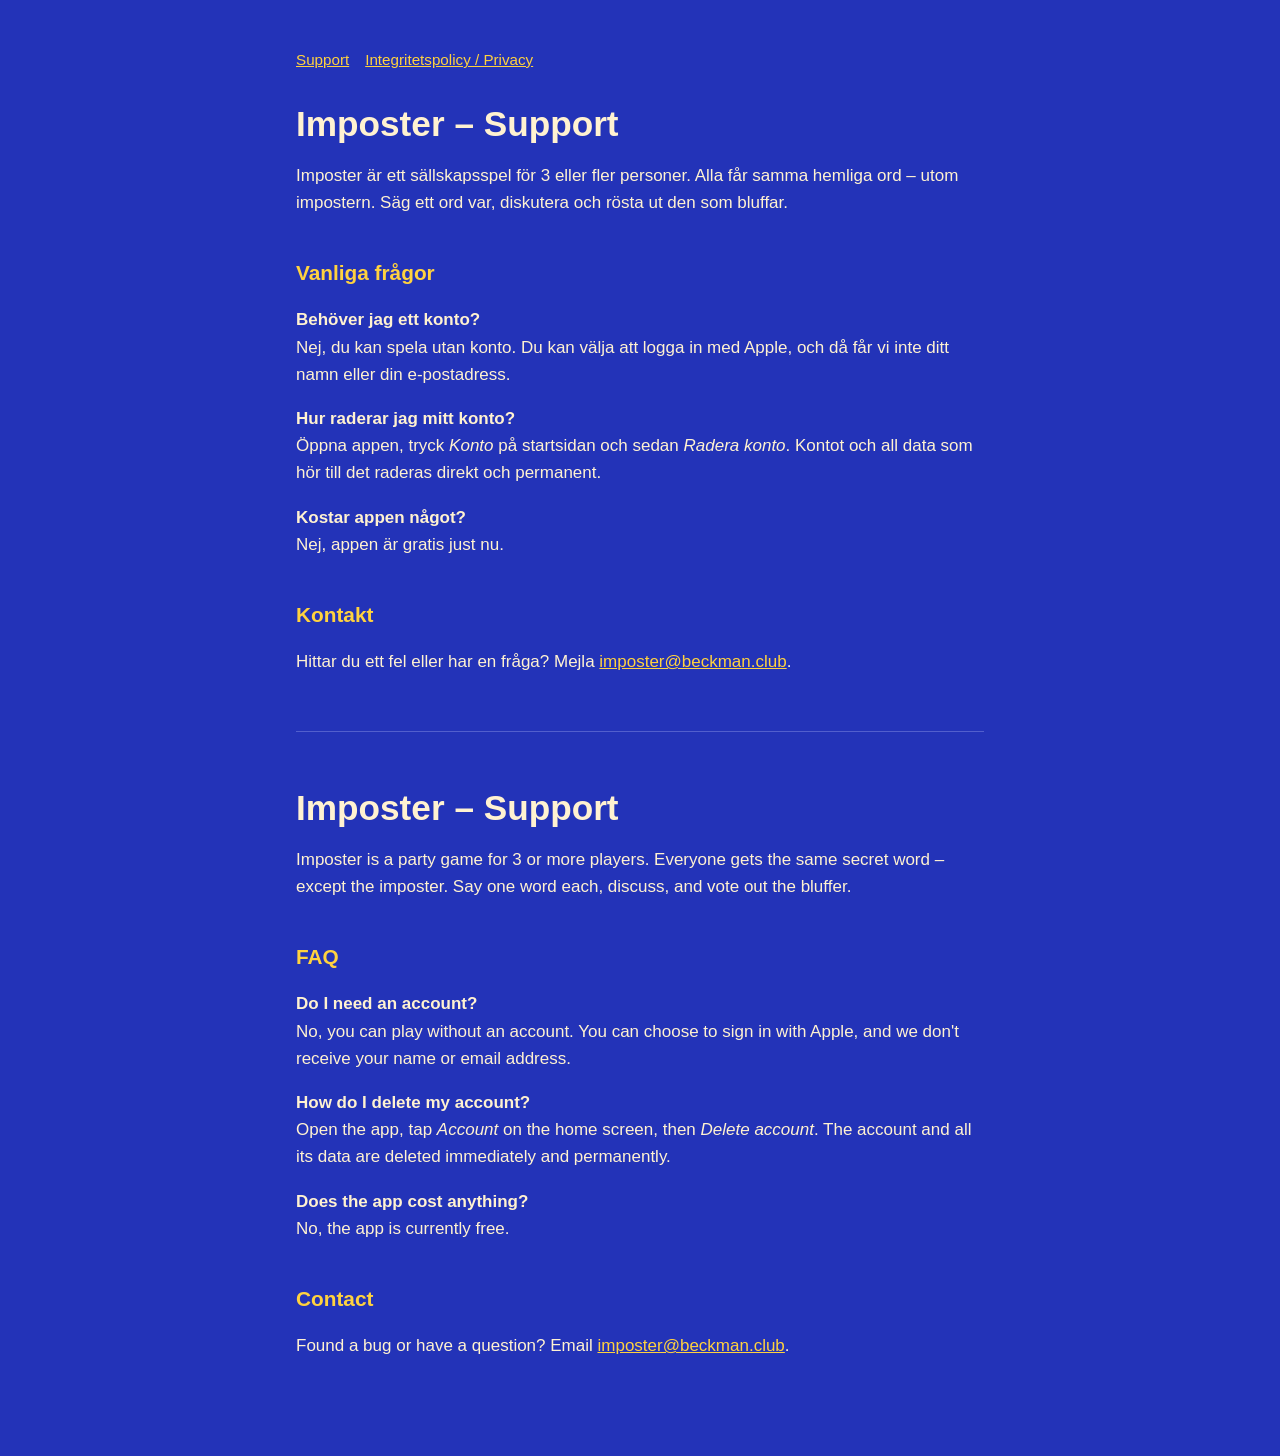
<file: index.html>
<!doctype html>
<html lang="sv">
<head>
<meta charset="utf-8">
<meta name="viewport" content="width=device-width, initial-scale=1">
<title>Imposter – Support</title>
<link rel="stylesheet" href="style.css">
</head>
<body>
<main>
<nav><a href="index.html">Support</a><a href="privacy.html">Integritetspolicy / Privacy</a></nav>
<h1>Imposter – Support</h1>
<p>Imposter är ett sällskapsspel för 3 eller fler personer. Alla får samma hemliga ord – utom impostern. Säg ett ord var, diskutera och rösta ut den som bluffar.</p>

<h2>Vanliga frågor</h2>
<p><strong>Behöver jag ett konto?</strong><br>Nej, du kan spela utan konto. Du kan välja att logga in med Apple, och då får vi inte ditt namn eller din e-postadress.</p>
<p><strong>Hur raderar jag mitt konto?</strong><br>Öppna appen, tryck <em>Konto</em> på startsidan och sedan <em>Radera konto</em>. Kontot och all data som hör till det raderas direkt och permanent.</p>
<p><strong>Kostar appen något?</strong><br>Nej, appen är gratis just nu.</p>

<h2>Kontakt</h2>
<p>Hittar du ett fel eller har en fråga? Mejla <a href="mailto:imposter@beckman.club">imposter@beckman.club</a>.</p>

<hr>

<h1 lang="en">Imposter – Support</h1>
<div lang="en">
<p>Imposter is a party game for 3 or more players. Everyone gets the same secret word – except the imposter. Say one word each, discuss, and vote out the bluffer.</p>
<h2>FAQ</h2>
<p><strong>Do I need an account?</strong><br>No, you can play without an account. You can choose to sign in with Apple, and we don't receive your name or email address.</p>
<p><strong>How do I delete my account?</strong><br>Open the app, tap <em>Account</em> on the home screen, then <em>Delete account</em>. The account and all its data are deleted immediately and permanently.</p>
<p><strong>Does the app cost anything?</strong><br>No, the app is currently free.</p>
<h2>Contact</h2>
<p>Found a bug or have a question? Email <a href="mailto:imposter@beckman.club">imposter@beckman.club</a>.</p>
</div>
</main>
</body>
</html>
</file>
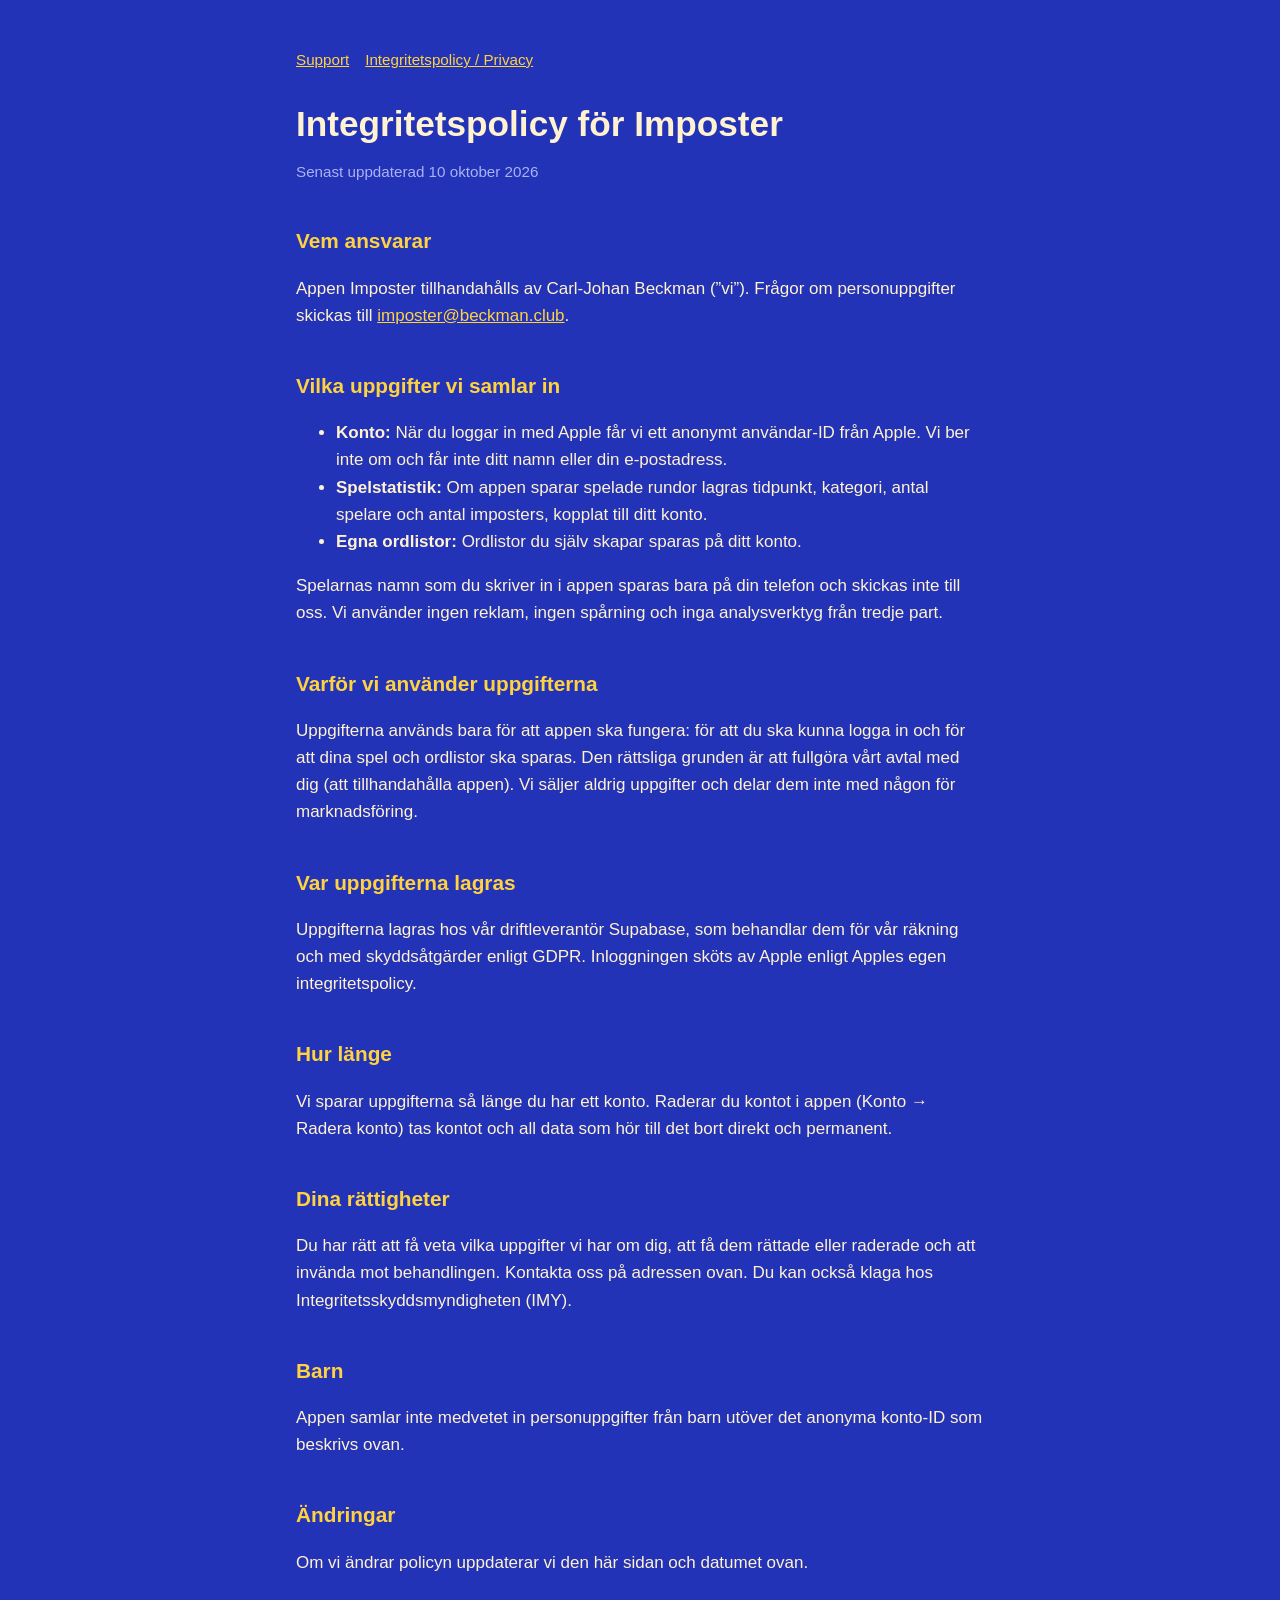
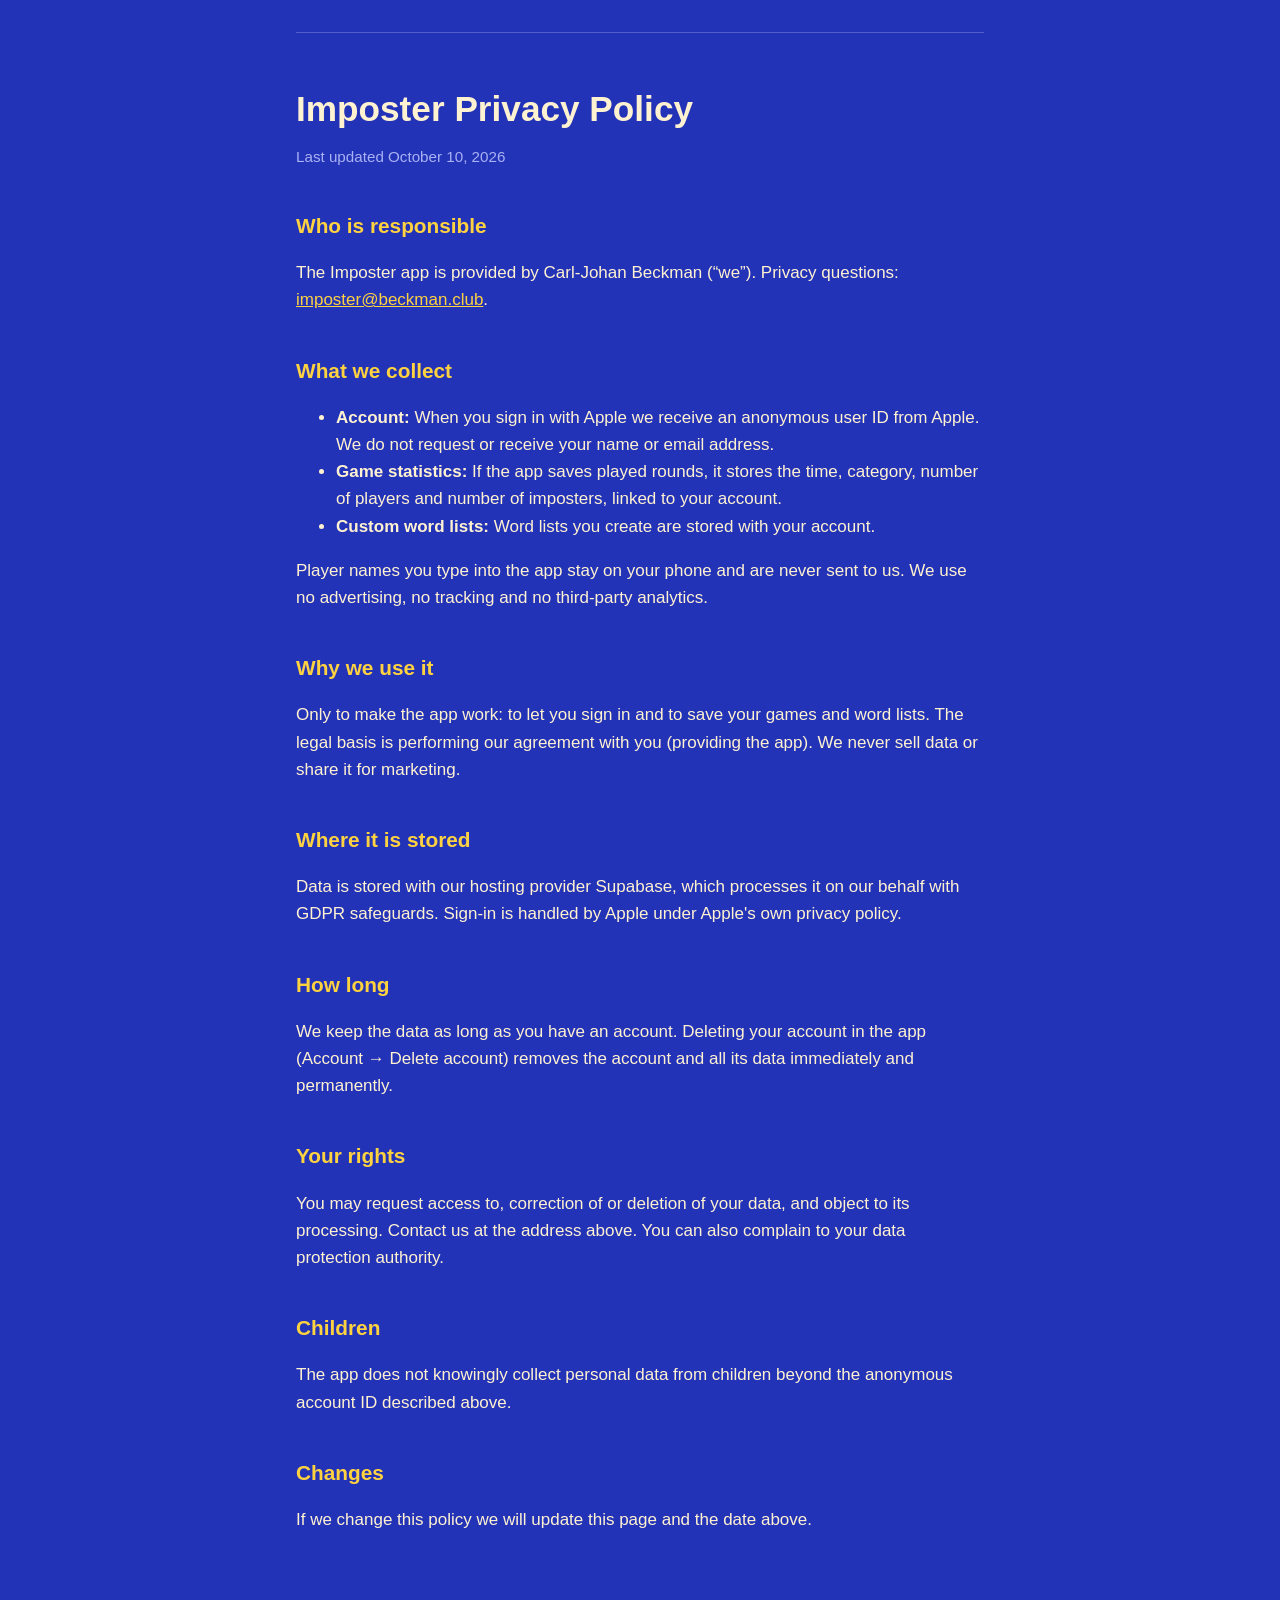
<file: privacy.html>
<!doctype html>
<html lang="sv">
<head>
<meta charset="utf-8">
<meta name="viewport" content="width=device-width, initial-scale=1">
<title>Imposter – Integritetspolicy</title>
<link rel="stylesheet" href="style.css">
</head>
<body>
<main>
<nav><a href="index.html">Support</a><a href="privacy.html">Integritetspolicy / Privacy</a></nav>
<h1>Integritetspolicy för Imposter</h1>
<p class="muted">Senast uppdaterad 10 oktober 2026</p>

<h2>Vem ansvarar</h2>
<p>Appen Imposter tillhandahålls av Carl-Johan Beckman (”vi”). Frågor om personuppgifter skickas till <a href="mailto:imposter@beckman.club">imposter@beckman.club</a>.</p>

<h2>Vilka uppgifter vi samlar in</h2>
<ul>
<li><strong>Konto:</strong> När du loggar in med Apple får vi ett anonymt användar-ID från Apple. Vi ber inte om och får inte ditt namn eller din e-postadress.</li>
<li><strong>Spelstatistik:</strong> Om appen sparar spelade rundor lagras tidpunkt, kategori, antal spelare och antal imposters, kopplat till ditt konto.</li>
<li><strong>Egna ordlistor:</strong> Ordlistor du själv skapar sparas på ditt konto.</li>
</ul>
<p>Spelarnas namn som du skriver in i appen sparas bara på din telefon och skickas inte till oss. Vi använder ingen reklam, ingen spårning och inga analysverktyg från tredje part.</p>

<h2>Varför vi använder uppgifterna</h2>
<p>Uppgifterna används bara för att appen ska fungera: för att du ska kunna logga in och för att dina spel och ordlistor ska sparas. Den rättsliga grunden är att fullgöra vårt avtal med dig (att tillhandahålla appen). Vi säljer aldrig uppgifter och delar dem inte med någon för marknadsföring.</p>

<h2>Var uppgifterna lagras</h2>
<p>Uppgifterna lagras hos vår driftleverantör Supabase, som behandlar dem för vår räkning och med skyddsåtgärder enligt GDPR. Inloggningen sköts av Apple enligt Apples egen integritetspolicy.</p>

<h2>Hur länge</h2>
<p>Vi sparar uppgifterna så länge du har ett konto. Raderar du kontot i appen (Konto → Radera konto) tas kontot och all data som hör till det bort direkt och permanent.</p>

<h2>Dina rättigheter</h2>
<p>Du har rätt att få veta vilka uppgifter vi har om dig, att få dem rättade eller raderade och att invända mot behandlingen. Kontakta oss på adressen ovan. Du kan också klaga hos Integritetsskyddsmyndigheten (IMY).</p>

<h2>Barn</h2>
<p>Appen samlar inte medvetet in personuppgifter från barn utöver det anonyma konto-ID som beskrivs ovan.</p>

<h2>Ändringar</h2>
<p>Om vi ändrar policyn uppdaterar vi den här sidan och datumet ovan.</p>

<hr>

<div lang="en">
<h1>Imposter Privacy Policy</h1>
<p class="muted">Last updated October 10, 2026</p>
<h2>Who is responsible</h2>
<p>The Imposter app is provided by Carl-Johan Beckman (“we”). Privacy questions: <a href="mailto:imposter@beckman.club">imposter@beckman.club</a>.</p>
<h2>What we collect</h2>
<ul>
<li><strong>Account:</strong> When you sign in with Apple we receive an anonymous user ID from Apple. We do not request or receive your name or email address.</li>
<li><strong>Game statistics:</strong> If the app saves played rounds, it stores the time, category, number of players and number of imposters, linked to your account.</li>
<li><strong>Custom word lists:</strong> Word lists you create are stored with your account.</li>
</ul>
<p>Player names you type into the app stay on your phone and are never sent to us. We use no advertising, no tracking and no third-party analytics.</p>
<h2>Why we use it</h2>
<p>Only to make the app work: to let you sign in and to save your games and word lists. The legal basis is performing our agreement with you (providing the app). We never sell data or share it for marketing.</p>
<h2>Where it is stored</h2>
<p>Data is stored with our hosting provider Supabase, which processes it on our behalf with GDPR safeguards. Sign-in is handled by Apple under Apple's own privacy policy.</p>
<h2>How long</h2>
<p>We keep the data as long as you have an account. Deleting your account in the app (Account → Delete account) removes the account and all its data immediately and permanently.</p>
<h2>Your rights</h2>
<p>You may request access to, correction of or deletion of your data, and object to its processing. Contact us at the address above. You can also complain to your data protection authority.</p>
<h2>Children</h2>
<p>The app does not knowingly collect personal data from children beyond the anonymous account ID described above.</p>
<h2>Changes</h2>
<p>If we change this policy we will update this page and the date above.</p>
</div>
</main>
</body>
</html>
</file>
<file: style.css>
:root{--bg:#2333B8;--paper:#FFF2D1;--sun:#FFD23F;--haze:#A9B2F2}
*{box-sizing:border-box}
body{margin:0;background:var(--bg);color:var(--paper);font:17px/1.6 -apple-system,BlinkMacSystemFont,"Segoe UI",Roboto,sans-serif}
main{max-width:720px;margin:0 auto;padding:48px 16px 80px}
h1{font-size:2.2rem;line-height:1.15;margin:0 0 8px}
h2{color:var(--sun);font-size:1.3rem;margin:40px 0 8px}
a{color:var(--sun)}
.muted{color:var(--haze);font-size:.95rem}
nav{margin-bottom:32px;font-size:.95rem}
nav a{margin-right:16px}
hr{border:0;border-top:1px solid rgba(169,178,242,.35);margin:56px 0}
</file>
